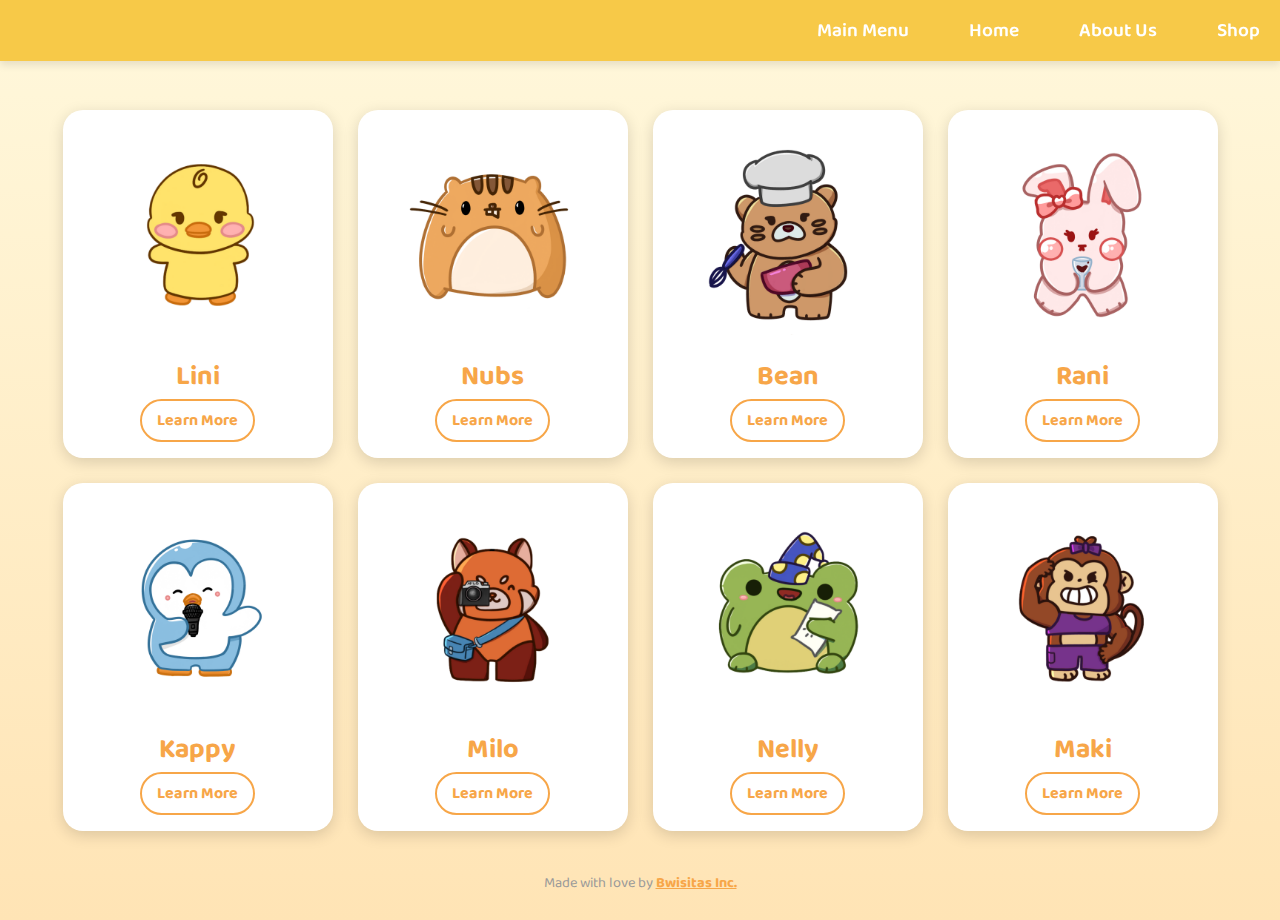
<file: index.html>
<!DOCTYPE html>
<html lang="en">
<head>
    <meta charset="UTF-8">
    <meta name="viewport" content="width=device-width, initial-scale=1.0">
    <title>Home - LINIVERSE</title>
    <link href="https://fonts.googleapis.com/css2?family=Baloo+2:wght@400;500&family=Le+Petit+Cochon&display=swap" rel="stylesheet">
    <link rel="stylesheet" href="css/index.css">
</head>
<body>

    <div class="nav-bar">
        <button class="menu-toggle">☰</button>
        <ul>
            <li><a href="mainmenu.html">Main Menu</a></li>
            <li><a href="index.html">Home</a></li>
            <li><a href="about.html">About Us</a></li>
            <li><a href="shop.html">Shop</a></li>
        </ul>
    </div>

    <div class="characters">
        <div class="character-card">
            <img src="img/lini.png" alt="Lini">
            <h3>Lini</h3>
            <a href="lini.html">Learn More</a>
        </div>

        <div class="character-card">
            <img src="img/nubs.png" alt="Nubs">
            <h3>Nubs</h3>
            <a href="nubs.html">Learn More</a>
        </div>

        <div class="character-card">
            <img src="img/bean.png" alt="Bean">
            <h3>Bean</h3>
            <a href="bean.html">Learn More</a>
        </div>

        <div class="character-card">
            <img src="img/rani.png" alt="Rani">
            <h3>Rani</h3>
            <a href="rani.html">Learn More</a>
        </div>

        <div class="character-card">
            <img src="img/kappy.png" alt="Kappy">
            <h3>Kappy</h3>
            <a href="kappy.html">Learn More</a>
        </div>

        <div class="character-card">
            <img src="img/milo.png" alt="Milo">
            <h3>Milo</h3>
            <a href="milo.html">Learn More</a>
        </div>

        <div class="character-card">
            <img src="img/nelly.png" alt="Nelly">
            <h3>Nelly</h3>
            <a href="nelly.html">Learn More</a>
        </div>

        <div class="character-card">
            <img src="img/maki.png" alt="Maki">
            <h3>Maki</h3>
            <a href="maki.html">Learn More</a>
        </div>
    </div>

    <div class="footer">
        <p>Made with love by <a href="https://www.instagram.com/lun3er_?utm_source=ig_web_button_share_sheet&igsh=ZDNlZDc0MzIxNw==">Bwisitas Inc.</a></p>
    </div>

    <script>document.querySelector(".menu-toggle").addEventListener("click", function () {
            document.querySelector(".nav-bar ul").classList.toggle("show");
        });</script>

    <script src="https://static.app/js/static.js" type="text/javascript"></script>
</body>
</html>
</file>
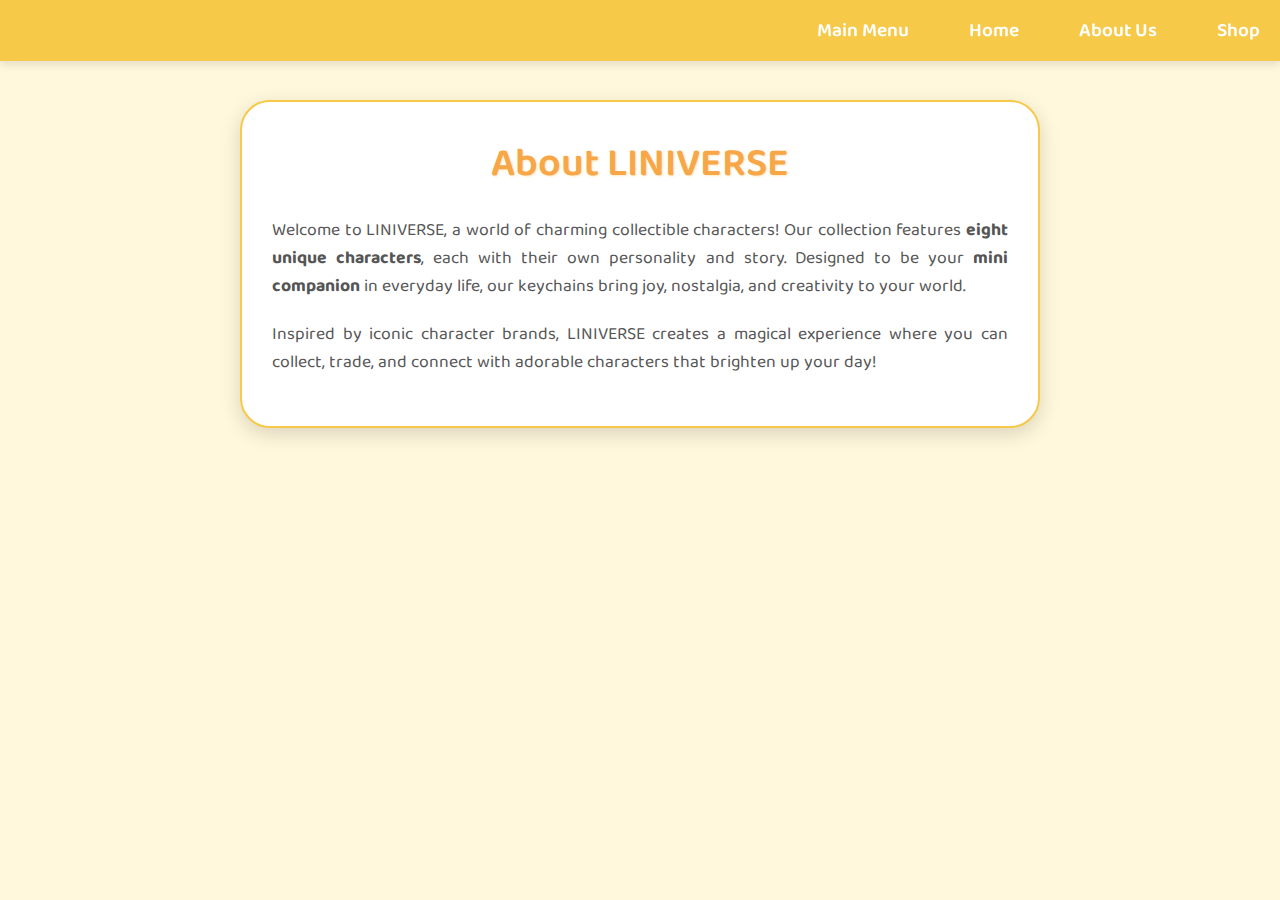
<file: about.html>
<!DOCTYPE html>
<html lang="en">
<head>
    <meta charset="UTF-8">
    <meta name="viewport" content="width=device-width, initial-scale=1.0">
    <title>About Us - LINIVERSE</title>
    <!-- Google Fonts -->
    <link href="https://fonts.googleapis.com/css2?family=Baloo+2:wght@400;600&display=swap" rel="stylesheet">
    <link rel="stylesheet" href="css/about.css">
</head>
<body>

    <!-- Navigation Bar -->
    <nav class="nav-bar">
        <button class="menu-toggle">☰</button>
        <ul>
            <li><a href="mainmenu.html">Main Menu</a></li>
            <li><a href="index.html">Home</a></li>
            <li><a href="about.html">About Us</a></li>
            <li><a href="shop.html">Shop</a></li>
        </ul>
    </nav>

    <!-- About Section -->
    <div class="about-section">
        <h1>About LINIVERSE</h1>
        <p>Welcome to LINIVERSE, a world of charming collectible characters! Our collection features <strong>eight unique characters</strong>, each with their own personality and story. Designed to be your <strong>mini companion</strong> in everyday life, our keychains bring joy, nostalgia, and creativity to your world.</p>
        <p>Inspired by iconic character brands, LINIVERSE creates a magical experience where you can collect, trade, and connect with adorable characters that brighten up your day!</p>
    </div>

    <script>document.querySelector(".menu-toggle").addEventListener("click", function () {
            document.querySelector(".nav-bar ul").classList.toggle("show");
        });</script>

</body>
</html>
</file>
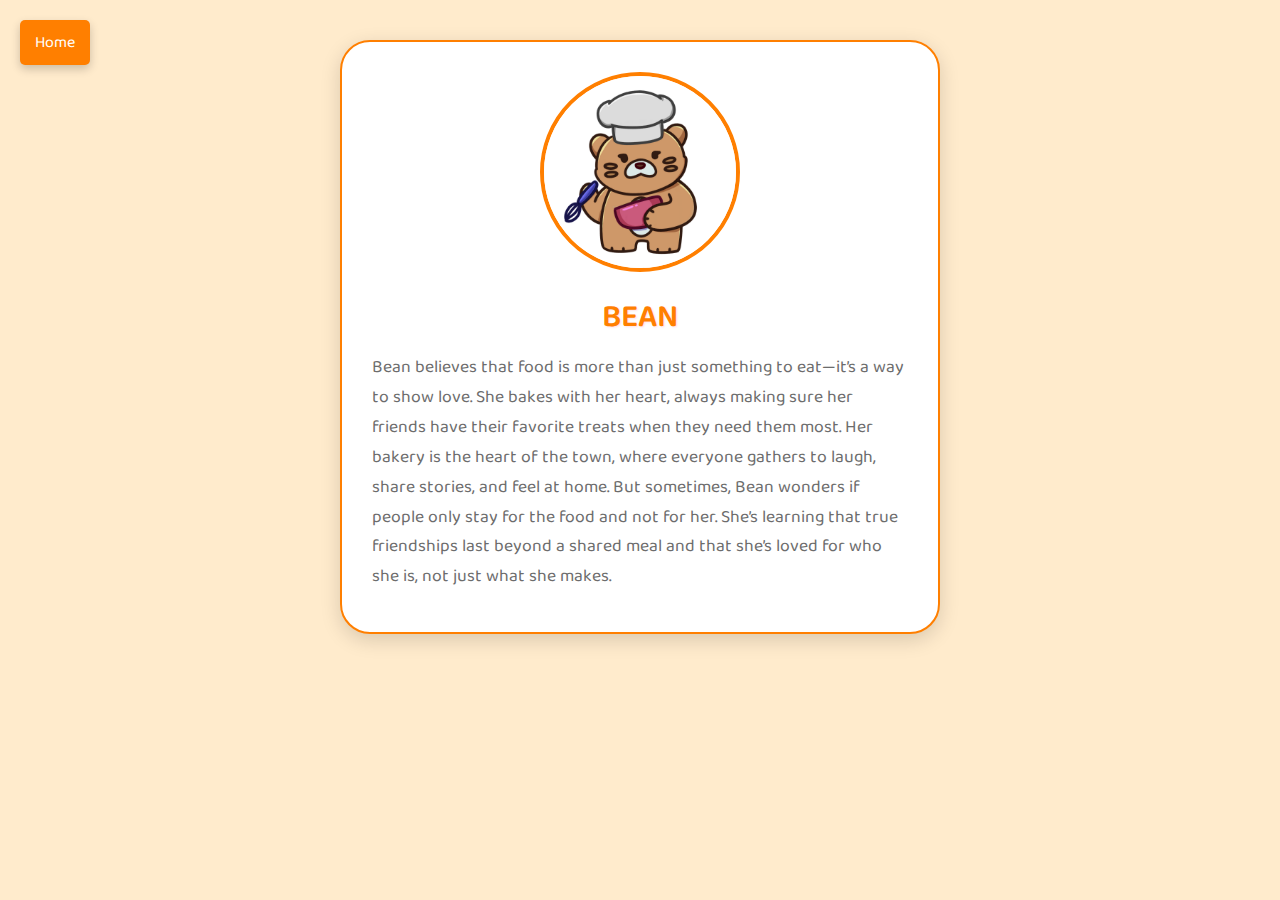
<file: bean.html>
<!DOCTYPE html>
<html lang="en">
<head>
    <meta charset="UTF-8">
    <meta name="viewport" content="width=device-width, initial-scale=1.0">
    <title>Bean</title>
    <!-- Adding a cuter font (Baloo 2) -->
    <link href="https://fonts.googleapis.com/css2?family=Baloo+2:wght@400;600&display=swap" rel="stylesheet">
    <link rel="stylesheet" href="css/bean.css">
</head>

<body>
    <button class="menu-button" onclick="window.location.href='index.html'">Home</button>

    <div class="character-card">
        <img src="img/bean.png" alt="Bean">
        <h3>BEAN</h3>
        <div class="backstory">
            <p>Bean believes that food is more than just something to eat—it’s a way to show love. She bakes with her heart, always making sure her friends have their favorite treats when they need them most. Her bakery is the heart of the town, where everyone gathers to laugh, share stories, and feel at home. But sometimes, Bean wonders if people only stay for the food and not for her. She’s learning that true friendships last beyond a shared meal and that she’s loved for who she is, not just what she makes.</p>
        </div>
    </div>
</body>
</html>
</file>
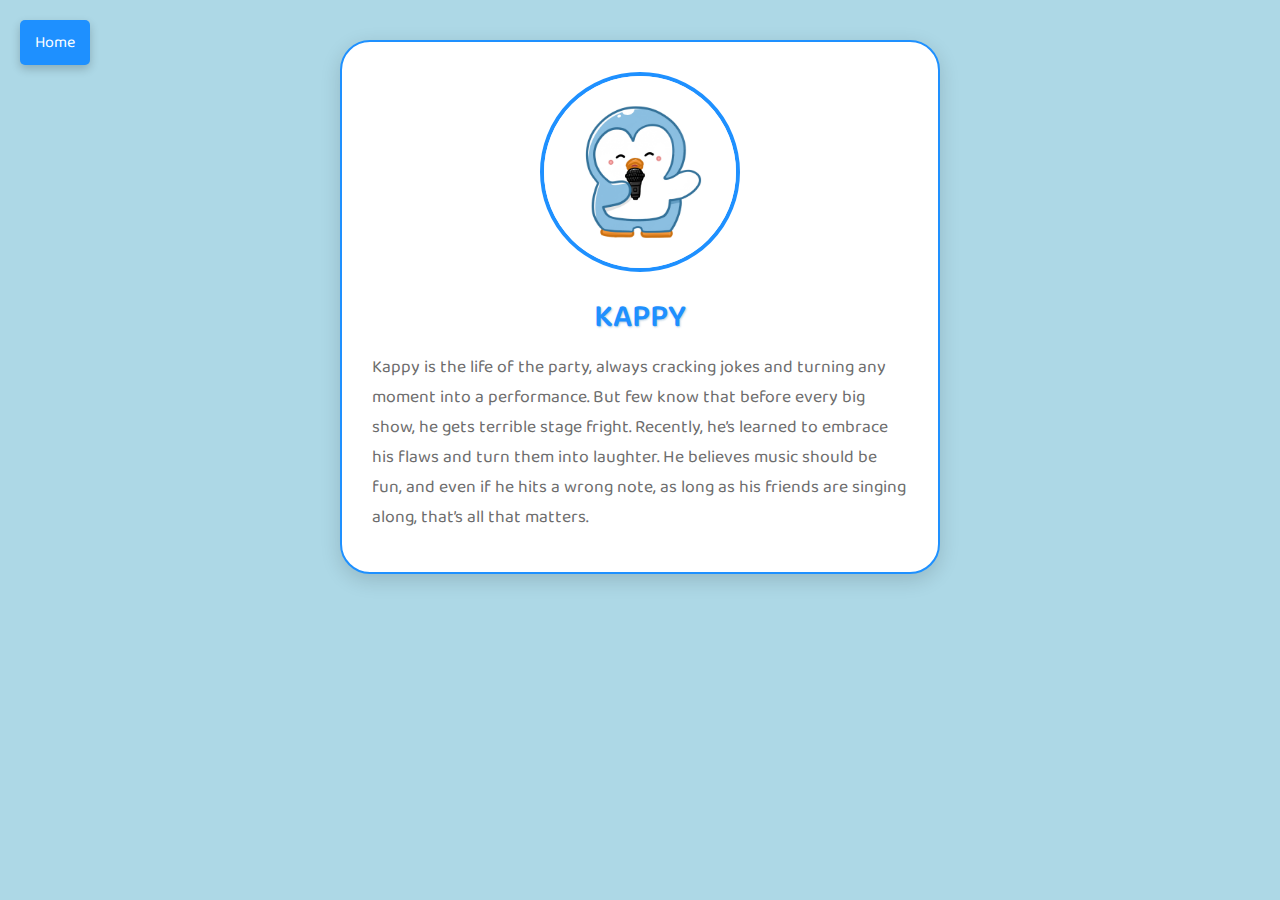
<file: kappy.html>
<!DOCTYPE html>
<html lang="en">
<head>
    <meta charset="UTF-8">
    <meta name="viewport" content="width=device-width, initial-scale=1.0">
    <title>Kappy</title>
    <!-- Adding a cuter font (Baloo 2) -->
    <link href="https://fonts.googleapis.com/css2?family=Baloo+2:wght@400;600&display=swap" rel="stylesheet">
    <link rel="stylesheet" href="css/kappy.css">
</head>

<body>
    <button class="menu-button" onclick="window.location.href='index.html'">Home</button>

    <div class="character-card">
        <img src="img/kappy.png" alt="kappy">
        <h3>KAPPY</h3>
        <div class="backstory">
            <p>Kappy is the life of the party, always cracking jokes and turning any moment into a performance. But few know that before every big show, he gets terrible stage fright. Recently, he’s learned to embrace his flaws and turn them into laughter. He believes music should be fun, and even if he hits a wrong note, as long as his friends are singing along, that’s all that matters.</p>
        </div>
    </div>
</body>
</html>
</file>
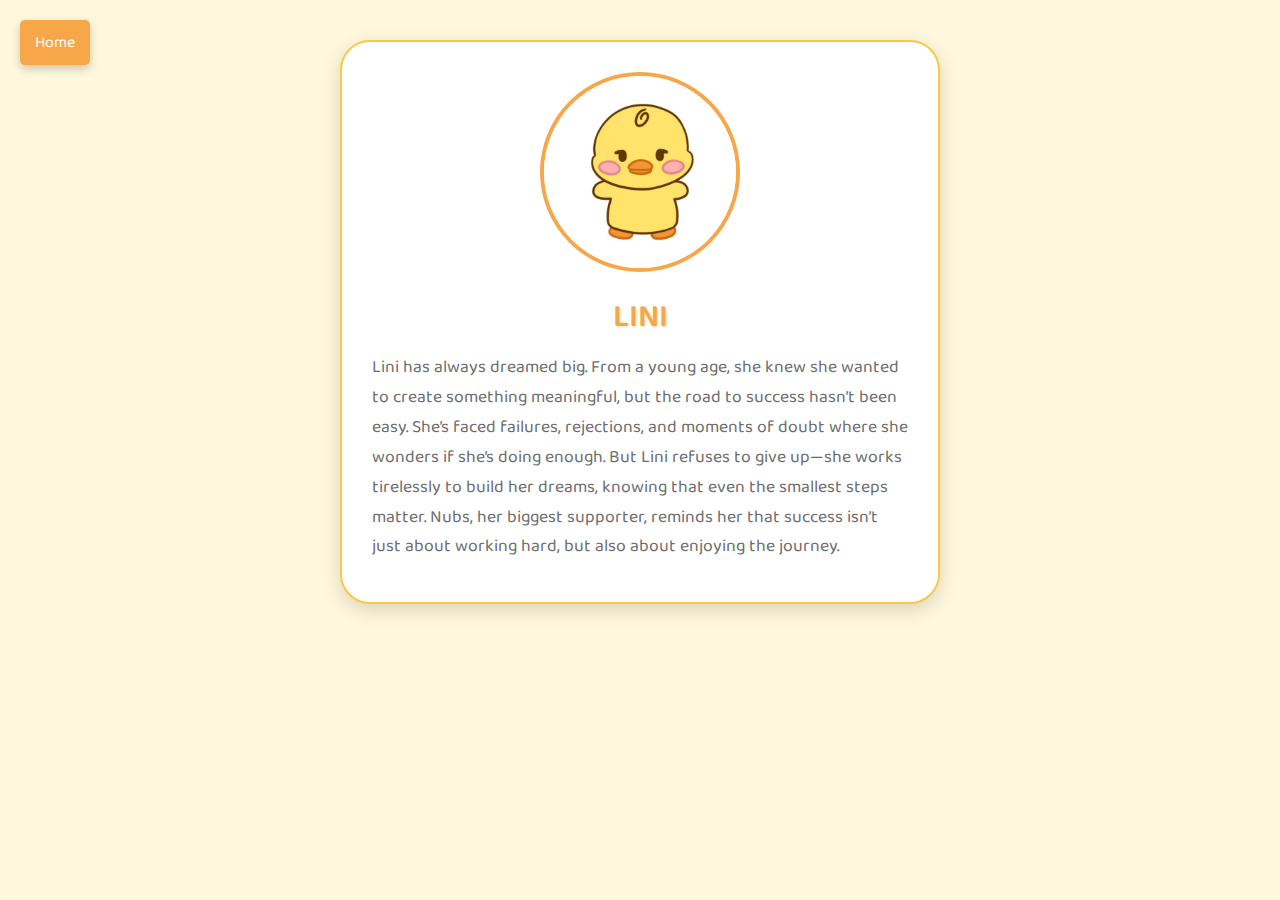
<file: lini.html>
<!DOCTYPE html>
<html lang="en">
<head>
    <meta charset="UTF-8">
    <meta name="viewport" content="width=device-width, initial-scale=1.0">
    <title>Lini</title>
    <!-- Adding a cuter font (Baloo 2) -->
    <link href="https://fonts.googleapis.com/css2?family=Baloo+2:wght@400;600&display=swap" rel="stylesheet">
    <link rel="stylesheet" href="css/lini.css">
</head>
<body>

    <button class="menu-button" onclick="window.location.href='index.html'">Home</button>

    <div class="character-card">
        <img src="img/lini.png" alt="Lini">
        <h3>LINI</h3>
        <div class="backstory">
            <p>Lini has always dreamed big. From a young age, she knew she wanted to create something meaningful, but the road to success hasn’t been easy. She’s faced failures, rejections, and moments of doubt where she wonders if she’s doing enough. But Lini refuses to give up—she works tirelessly to build her dreams, knowing that even the smallest steps matter. Nubs, her biggest supporter, reminds her that success isn’t just about working hard, but also about enjoying the journey.</p>
        </div>
    </div>
    </div>

</body>
</html>
</file>
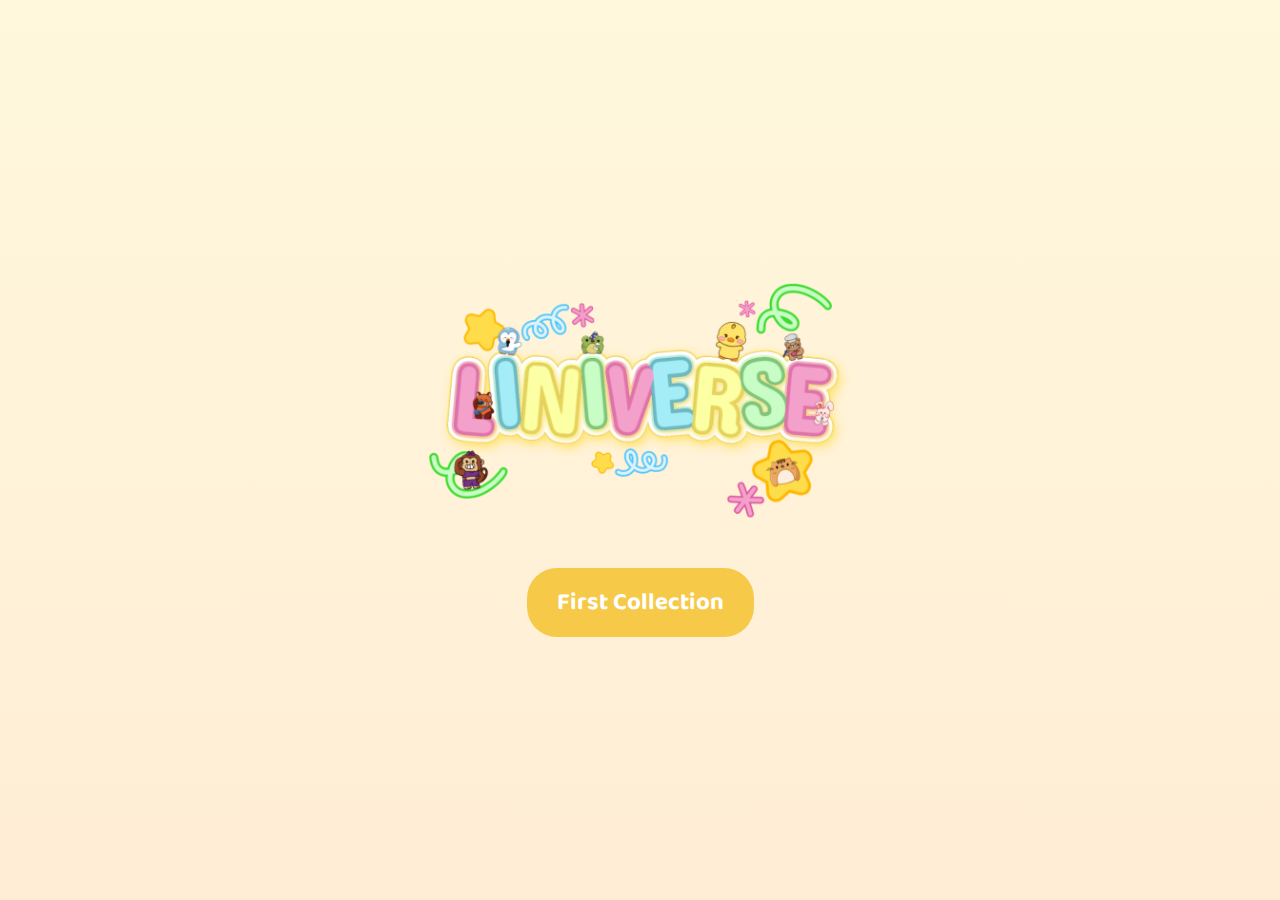
<file: mainmenu.html>
<!DOCTYPE html>
<html lang="en">
<head>
    <meta charset="UTF-8">
    <meta name="viewport" content="width=device-width, initial-scale=1.0">
    <title>Welcome to Liniverse</title>
    <link href="https://fonts.googleapis.com/css2?family=Baloo+2:wght@400;500&family=Le+Petit+Cochon&display=swap" rel="stylesheet">
    <link rel="stylesheet" href="css/mainmenu.css">
</head>
<body>

    <img src="img/liniverse.png" alt="Liniverse Logo" class="logo">

    <a href="index.html" class="start-button">First Collection</a>

</body>
</html>
</file>
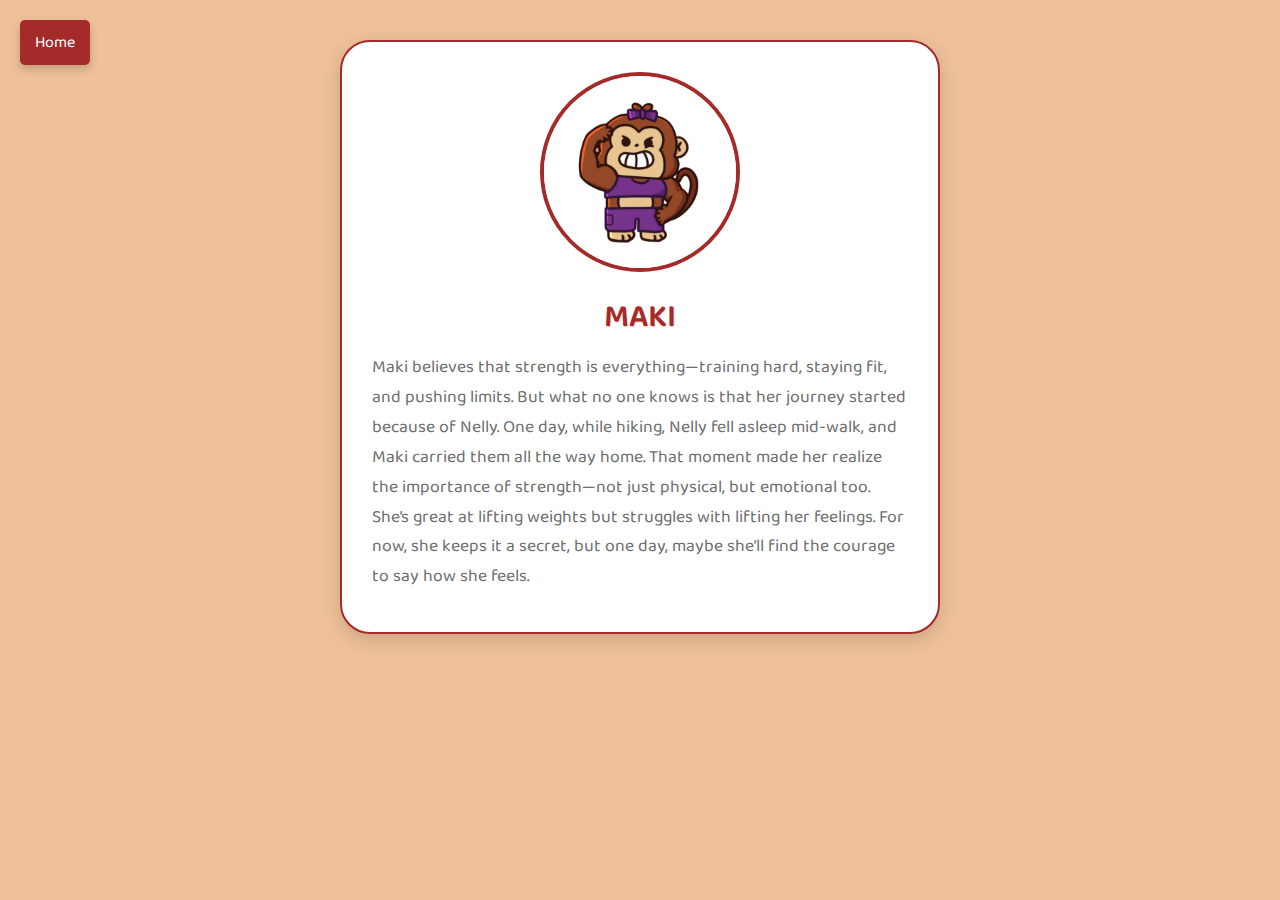
<file: maki.html>
<!DOCTYPE html>
<html lang="en">
<head>
    <meta charset="UTF-8">
    <meta name="viewport" content="width=device-width, initial-scale=1.0">
    <title>Maki</title>
    <!-- Adding a cuter font (Baloo 2) -->
    <link href="https://fonts.googleapis.com/css2?family=Baloo+2:wght@400;600&display=swap" rel="stylesheet">
    <link rel="stylesheet" href="css/maki.css">
</head>

<body>
    <button class="menu-button" onclick="window.location.href='index.html'">Home</button>

    <div class="character-card">
        <img src="img/maki.png" alt="Maki">
        <h3>MAKI</h3>
        <div class="backstory">
            <p>Maki believes that strength is everything—training hard, staying fit, and pushing limits. But what no one knows is that her journey started because of Nelly. One day, while hiking, Nelly fell asleep mid-walk, and Maki carried them all the way home. That moment made her realize the importance of strength—not just physical, but emotional too. She’s great at lifting weights but struggles with lifting her feelings. For now, she keeps it a secret, but one day, maybe she’ll find the courage to say how she feels.</p>
        </div>
    </div>
</body>
</html>
</file>
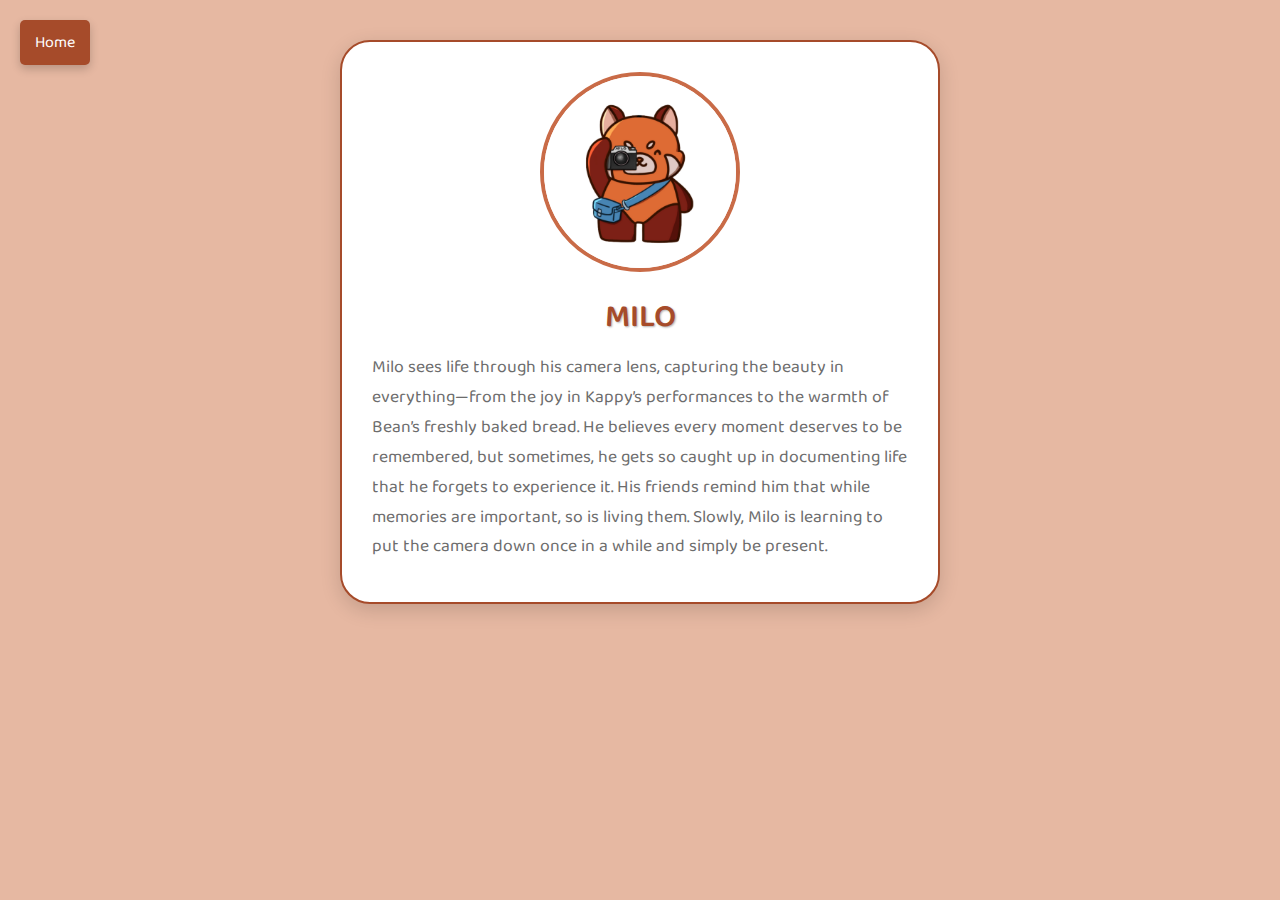
<file: milo.html>
<!DOCTYPE html>
<html lang="en">
<head>
    <meta charset="UTF-8">
    <meta name="viewport" content="width=device-width, initial-scale=1.0">
    <title>Milo</title>
    <!-- Adding a cuter font (Baloo 2) -->
    <link href="https://fonts.googleapis.com/css2?family=Baloo+2:wght@400;600&display=swap" rel="stylesheet">
    <link rel="stylesheet" href="css/milo.css">
</head>

<body>
    <button class="menu-button" onclick="window.location.href='index.html'">Home</button>

    <div class="character-card">
        <img src="img/milo.png" alt="Milo">
        <h3>MILO</h3>
        <div class="backstory">
            <p>Milo sees life through his camera lens, capturing the beauty in everything—from the joy in Kappy’s performances to the warmth of Bean’s freshly baked bread. He believes every moment deserves to be remembered, but sometimes, he gets so caught up in documenting life that he forgets to experience it. His friends remind him that while memories are important, so is living them. Slowly, Milo is learning to put the camera down once in a while and simply be present.</p>
        </div>
    </div>
</body>
</html>
</file>
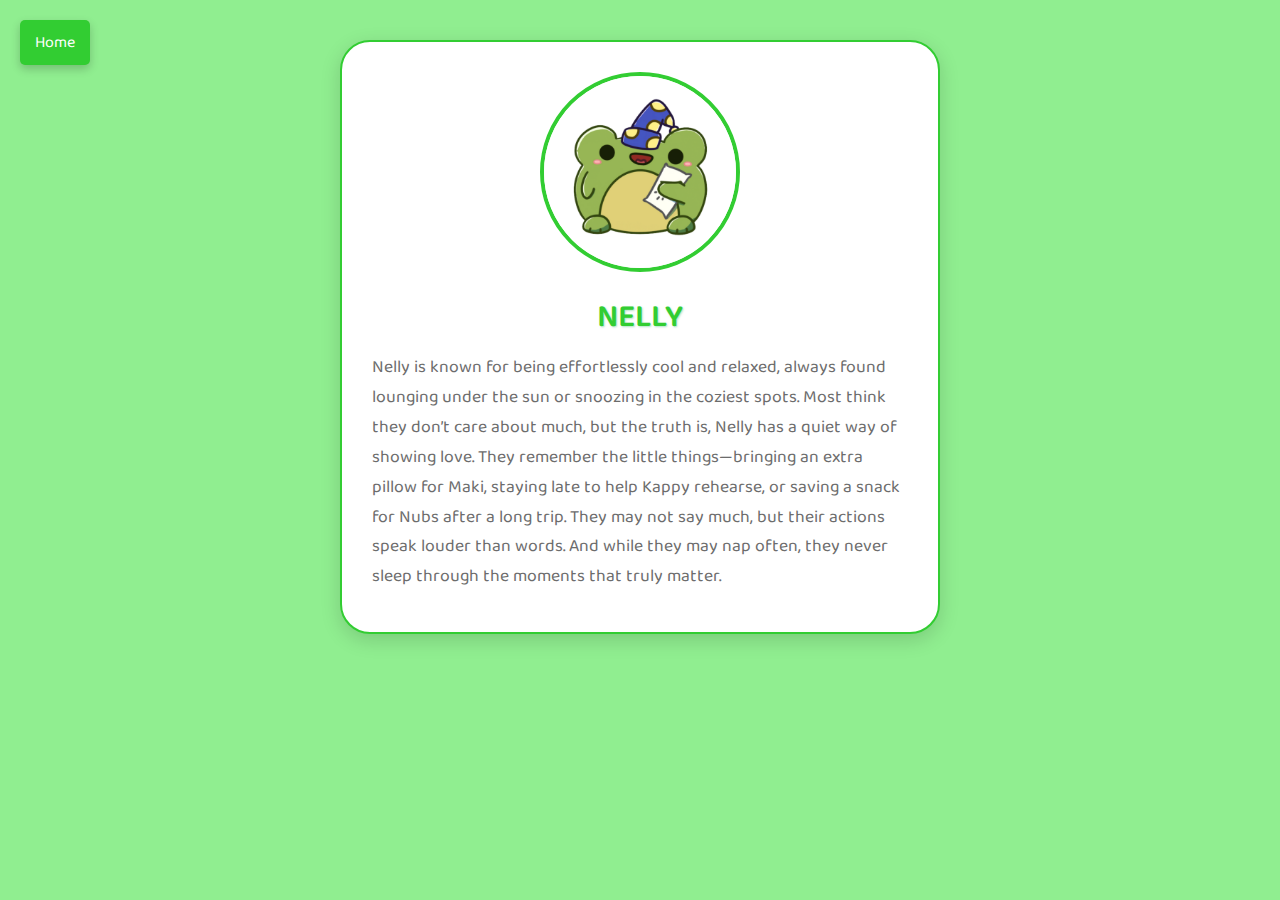
<file: nelly.html>
<!DOCTYPE html>
<html lang="en">
<head>
    <meta charset="UTF-8">
    <meta name="viewport" content="width=device-width, initial-scale=1.0">
    <title>Nelly</title>
    <!-- Adding a cuter font (Baloo 2) -->
    <link href="https://fonts.googleapis.com/css2?family=Baloo+2:wght@400;600&display=swap" rel="stylesheet">
    <link rel="stylesheet" href="css/nelly.css">
</head>

<body>
    <button class="menu-button" onclick="window.location.href='index.html'">Home</button>

    <div class="character-card">
        <img src="img/nelly.png" alt="Nelly">
        <h3>NELLY</h3>
        <div class="backstory">
            <p>Nelly is known for being effortlessly cool and relaxed, always found lounging under the sun or snoozing in the coziest spots. Most think they don’t care about much, but the truth is, Nelly has a quiet way of showing love. They remember the little things—bringing an extra pillow for Maki, staying late to help Kappy rehearse, or saving a snack for Nubs after a long trip. They may not say much, but their actions speak louder than words. And while they may nap often, they never sleep through the moments that truly matter.</p>
        </div>
    </div>
</body>
</html>
</file>
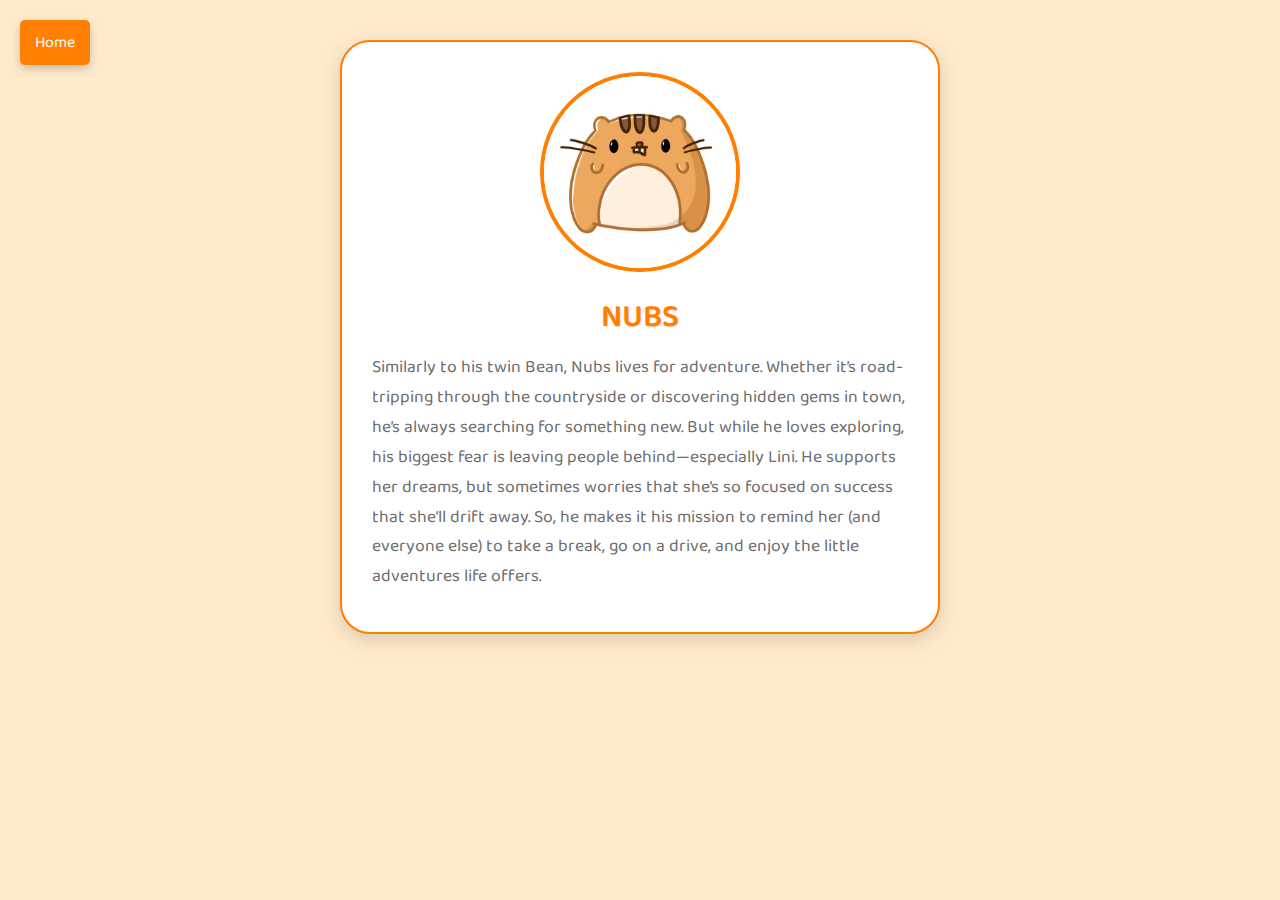
<file: nubs.html>
<!DOCTYPE html>
<html lang="en">
<head>
    <meta charset="UTF-8">
    <meta name="viewport" content="width=device-width, initial-scale=1.0">
    <title>Nubs</title>
    <!-- Adding a cuter font (Baloo 2) -->
    <link href="https://fonts.googleapis.com/css2?family=Baloo+2:wght@400;600&display=swap" rel="stylesheet">
    <link rel="stylesheet" href="css/nubs.css">
</head>

<body>
    <button class="menu-button" onclick="window.location.href='index.html'">Home</button>

    <div class="character-card">
        <img src="img/nubs.png" alt="nubs">
        <h3>NUBS</h3>
        <div class="backstory">
            <p>Similarly to his twin Bean, Nubs lives for adventure. Whether it’s road-tripping through the countryside or discovering hidden gems in town, he’s always searching for something new. But while he loves exploring, his biggest fear is leaving people behind—especially Lini. He supports her dreams, but sometimes worries that she’s so focused on success that she’ll drift away. So, he makes it his mission to remind her (and everyone else) to take a break, go on a drive, and enjoy the little adventures life offers.</p>
        </div>
    </div>
</body>
</html>
</file>
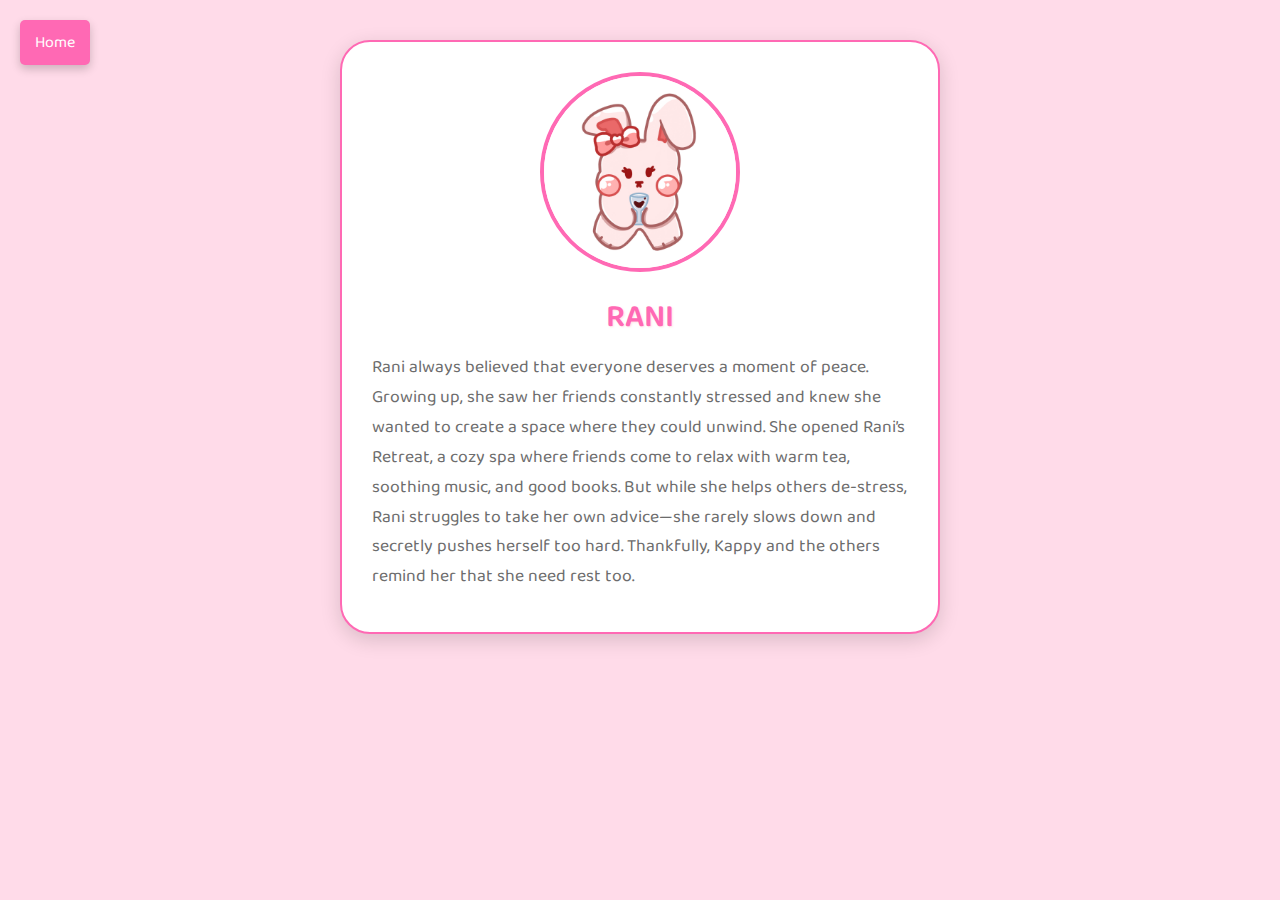
<file: rani.html>
<!DOCTYPE html>
<html lang="en">
<head>
    <meta charset="UTF-8">
    <meta name="viewport" content="width=device-width, initial-scale=1.0">
    <title>Rani</title>
    <!-- Adding a cuter font (Baloo 2) -->
    <link href="https://fonts.googleapis.com/css2?family=Baloo+2:wght@400;600&display=swap" rel="stylesheet">
    <link rel="stylesheet" href="css/rani.css">
</head>

<body>
    <button class="menu-button" onclick="window.location.href='index.html'">Home</button>

    <div class="character-card">
        <img src="img/rani.png" alt="Rani">
        <h3>RANI</h3>
        <div class="backstory">
            <p>Rani always believed that everyone deserves a moment of peace. Growing up, she saw her friends constantly stressed and knew she wanted to create a space where they could unwind. She opened Rani’s Retreat, a cozy spa where friends come to relax with warm tea, soothing music, and good books. But while she helps others de-stress, Rani struggles to take her own advice—she rarely slows down and secretly pushes herself too hard. Thankfully, Kappy and the others remind her that she need rest too.</p>
        </div>
    </div>
</body>
</html>
</file>
<file: css/index.css>
@font-face {
    font-family: 'Le Petit Cochon';
    src: url('Petit Cochon.ttf') format('truetype');
}

body {
    font-family: 'Baloo 2', sans-serif;
    background: linear-gradient(180deg, #fff8dc, #ffe4b5);
    color: #333;
    padding: 10px;
    text-align: center;
    margin: 0;
    position: relative;
    overflow-x: hidden;
}

/* Navigation Bar */
.nav-bar {
    width: 100%;
    position: fixed;
    top: 0;
    left: 0;
    background-color: #f7c948;
    padding: 15px 0;
    box-shadow: 0 4px 8px rgba(0, 0, 0, 0.1);
    display: flex;
    justify-content: right;
    z-index: 1000;
}

.menu-toggle {
    display: none;
    font-size: 2rem;
    background: none;
    border: none;
    color: white;
    cursor: pointer;
    position: absolute;
    left: 15px;
    top: 10px;
}

.nav-bar ul {
    display: flex;
    gap: 20px;
    padding: 0;
    margin: 0;
    list-style: none;
}

    .nav-bar ul li {
        display: inline;
    }

        .nav-bar ul li a {
            text-decoration: none;
            font-size: 1.2rem;
            font-weight: 600;
            color: #fff;
            padding: 10px 20px;
            transition: all 0.3s ease;
            border-radius: 10px;
        }

            .nav-bar ul li a:hover {
                background-color: #d97706;
            }

/* Character Section */
.characters {
    display: flex;
    flex-wrap: wrap;
    justify-content: center;
    gap: 25px;
    margin-top: 100px;
}

.character-card {
    background-color: #fff;
    border-radius: 20px;
    padding: 25px;
    box-shadow: 0 4px 15px rgba(0, 0, 0, 0.15);
    width: 220px;
    text-align: center;
    transition: transform 0.3s ease-in-out, box-shadow 0.3s ease-in-out;
    font-weight: 500;
    position: relative;
}

    .character-card:hover {
        transform: translateY(-10px) scale(1.05);
        box-shadow: 0 8px 20px rgba(0, 0, 0, 0.25);
    }

    .character-card img {
        width: 100%;
        max-width: 200px;
        border-radius: 10px;
        margin-bottom: -15px;
        transition: transform 0.3s ease-in-out;
    }

    .character-card:hover img {
        transform: scale(1.1);
        filter: drop-shadow(0 0 10px rgba(255, 223, 136, 0.6));
    }

    .character-card h3 {
        font-size: 1.7rem;
        color: #f7a648;
        margin-bottom: 10px;
        font-weight: bold;
    }

    .character-card a {
        color: #f7a648;
        text-decoration: none;
        font-weight: bold;
        border: 2px solid #f7a648;
        padding: 7px 15px;
        border-radius: 25px;
        transition: all 0.2s ease-in-out;
    }

        .character-card a:hover {
            background-color: #f7a648;
            color: #fff;
            text-decoration: none;
            transform: scale(1.1);
        }

/* Footer */
.footer {
    font-size: 0.9rem;
    color: #999;
    margin-top: 40px;
    text-align: center;
}

    .footer a {
        color: #f7a648;
        font-weight: bold;
    }

/* Responsive Navbar */
@media (max-width: 768px) {
    .menu-toggle {
        display: block;
    }

    .nav-bar ul {
        display: none;
        flex-direction: column;
        align-items: center;
        background: #f7c948;
        position: absolute;
        width: 100%;
        left: 0;
        top: 50px;
        padding: 10px 0;
    }

        .nav-bar ul.show {
            display: flex;
        }

    .character-card {
        width: 180px;
    }

        .character-card img {
            max-width: 160px;
        }

    h1 {
        font-size: 5rem;
    }
}
</file>
<file: css/mainmenu.css>
@font-face {
    font-family: 'Le Petit Cochon';
    src: url('Petit Cochon.ttf') format('truetype');
}

body {
    background: linear-gradient(180deg, #fff8dc, #ffedd5);
    text-align: center;
    margin: 0;
    padding: 0;
    display: flex;
    flex-direction: column;
    justify-content: center;
    align-items: center;
    height: 100vh;
    font-family: 'Baloo 2', sans-serif;
    overflow: hidden;
    position: relative;
}

/* Floating Background Elements */
.floating {
    position: absolute;
    animation: floatAnimation 6s ease-in-out infinite;
    opacity: 0.8;
}

.cloud {
    width: 120px;
    top: 10%;
    left: 10%;
    animation-duration: 8s;
}

.star {
    width: 50px;
    top: 60%;
    right: 20%;
    animation-duration: 5s;
}

@keyframes floatAnimation {
    0% {
        transform: translateY(0px);
    }

    50% {
        transform: translateY(15px);
    }

    100% {
        transform: translateY(0px);
    }
}

/* Logo Animation */
.logo {
    width: 80%;
    max-width: 500px;
    animation: fadeIn 1.5s ease-out;
}

@keyframes fadeIn {
    from {
        opacity: 0;
        transform: scale(0.9);
    }

    to {
        opacity: 1;
        transform: scale(1);
    }
}

/* Title */
h1 {
    font-family: 'Le Petit Cochon', cursive;
    font-size: 7rem;
    color: #f7c948;
    text-shadow: -2px -2px 0 black, 2px -2px 0 black, -2px 2px 0 black, 2px 2px 0 black;
    margin-bottom: 15px;
    font-weight: 600;
}

/* Button */
.start-button {
    background-color: #f7c948;
    color: white;
    font-size: 1.5rem;
    font-weight: bold;
    padding: 15px 30px;
    border: none;
    border-radius: 30px;
    cursor: pointer;
    margin-top: 20px;
    transition: 0.3s ease-in-out;
    text-decoration: none;
    display: inline-block;
}

    .start-button:hover {
        background-color: #f7a648;
        transform: scale(1.1);
        box-shadow: 0px 6px 12px rgba(0, 0, 0, 0.3);
    }
</file>
<file: css/about.css>
/* General Reset */
* {
    margin: 0;
    padding: 0;
    box-sizing: border-box;
}

body {
    font-family: 'Baloo 2', cursive, sans-serif;
    background-color: #fff8dc;
    color: #333;
    text-align: center;
}

/* Navigation Bar */
.nav-bar {
    width: 100%;
    position: fixed;
    top: 0;
    left: 0;
    background-color: #f7c948;
    padding: 15px 0;
    box-shadow: 0 4px 8px rgba(0, 0, 0, 0.1);
    display: flex;
    justify-content: right;
    align-items: center;
    z-index: 1000;
}

.menu-toggle {
    display: none;
    font-size: 2rem;
    background: none;
    border: none;
    color: white;
    cursor: pointer;
    position: absolute;
    left: 15px;
    top: 10px;
}

.nav-bar ul {
    display: flex;
    gap: 20px;
    padding: 0;
    margin: 0;
    list-style: none;
}

    .nav-bar ul li {
        display: inline;
    }

        .nav-bar ul li a {
            text-decoration: none;
            font-size: 1.2rem;
            font-weight: 600;
            color: #fff;
            padding: 10px 20px;
            transition: all 0.3s ease;
            border-radius: 10px;
        }

            .nav-bar ul li a:hover {
                background-color: #d97706;
            }

/* About Section */
.about-section {
    background-color: #fff;
    border-radius: 30px;
    padding: 30px;
    max-width: 800px;
    margin: 100px auto 20px; /* Adjusted margin to prevent overlap with navbar */
    box-shadow: 0 6px 20px rgba(0, 0, 0, 0.15);
    transition: transform 0.3s ease, box-shadow 0.3s ease;
    border: 2px solid #f7c948;
}

    .about-section:hover {
        transform: translateY(-8px);
        box-shadow: 0 6px 20px rgba(0, 0, 0, 0.25);
    }

    .about-section h1 {
        font-size: 2.5rem;
        color: #f7a648;
        margin-bottom: 20px;
        font-weight: 600;
        text-shadow: 1px 1px 2px rgba(255, 200, 100, 0.4);
    }

    .about-section p {
        font-size: 1.1rem;
        color: #555;
        margin-bottom: 20px;
        text-align: justify;
    }

/* Responsive Navbar */
@media (max-width: 768px) {
    .menu-toggle {
        display: block;
    }

    .nav-bar ul {
        display: none;
        flex-direction: column;
        align-items: center;
        background: #f7c948;
        position: absolute;
        width: 100%;
        left: 0;
        top: 50px;
        padding: 10px 0;
    }

        .nav-bar ul.show {
            display: flex;
        }
}
</file>
<file: css/bean.css>
/* General Reset */
* {
    margin: 0;
    padding: 0;
    box-sizing: border-box;
}

body {
    font-family: 'Baloo 2', cursive, sans-serif; /* Apply the cuter font here */
    background-color: #ffebcc; /* Light orange background */
    color: #333;
    padding: 20px;
    text-align: center;
}

.menu-button {
    position: absolute;
    font-family: 'Baloo 2', cursive, sans-serif; /* Apply the cuter font here */
    top: 20px;
    left: 20px;
    background-color: #ff7f00;
    color: white;
    border: none;
    border-radius: 5px;
    padding: 10px 15px;
    font-size: 1rem;
    cursor: pointer;
    box-shadow: 0 4px 10px rgba(0, 0, 0, 0.2);
    transition: background-color 0.3s ease, transform 0.2s ease;
}

    .menu-button:hover {
        transform: scale(1.1);
    }

.character-card {
    background-color: #fff;
    border-radius: 30px;
    padding: 30px;
    max-width: 600px;
    margin: 20px auto;
    box-shadow: 0 6px 20px rgba(0, 0, 0, 0.15);
    transition: transform 0.3s ease, box-shadow 0.3s ease;
    border: 2px solid #ff7f00; /* Orange border */
}

    .character-card:hover {
        transform: translateY(-8px);
        box-shadow: 0 6px 20px rgba(0, 0, 0, 0.25);
    }

    .character-card img {
        width: 100%;
        max-width: 200px;
        border-radius: 50%;
        margin: 0 auto 20px;
        display: block;
        border: 4px solid #ff7f00; /* Orange border for image */
    }

    .character-card h3 {
        font-size: 2rem;
        color: #ff7f00; /* Orange text for title */
        margin-bottom: 10px;
        font-weight: 600;
        text-shadow: 1px 1px 2px rgba(255, 182, 193, 0.4); /* Light pink shadow */
    }

    .character-card p {
        font-size: 1.1rem;
        color: #555;
        margin-bottom: 20px;
    }

.backstory {
    font-size: 1.1rem;
    color: #444;
    line-height: 1.7;
    text-align: left;
}

    .backstory h4 {
        font-size: 1.4rem;
        color: #ff7f00; /* Orange color for subheadings */
        margin-bottom: 15px;
        text-decoration: underline;
    }

    .backstory p {
        margin-bottom: 10px;
        color: #6c6c6c;
    }

/* Cute Border and Decorations */
.character-card::before {
    content: '';
    position: absolute;
    top: -12px;
    left: 50%;
    transform: translateX(-50%);
    width: 60px;
    height: 6px;
    background-color: #ff7f00; /* Orange background for the decoration */
    border-radius: 10px;
}

.character-card::after {
    position: absolute;
    bottom: -18px;
    left: 50%;
    transform: translateX(-50%);
    font-size: 24px;
}
</file>
<file: css/kappy.css>
/* General Reset */
* {
    margin: 0;
    padding: 0;
    box-sizing: border-box;
}

body {
    font-family: 'Baloo 2', cursive, sans-serif; /* Apply the cuter font here */
    background-color: #add8e6; /* Light blue background */
    color: #333;
    padding: 20px;
    text-align: center;
}

.menu-button {
    position: absolute;
    font-family: 'Baloo 2', cursive, sans-serif; /* Apply the cuter font here */
    top: 20px;
    left: 20px;
    background-color: #1e90ff;
    color: white;
    border: none;
    border-radius: 5px;
    padding: 10px 15px;
    font-size: 1rem;
    cursor: pointer;
    box-shadow: 0 4px 10px rgba(0, 0, 0, 0.2);
    transition: background-color 0.3s ease, transform 0.2s ease;
}

    .menu-button:hover {
        transform: scale(1.1);
    }

.character-card {
    background-color: #fff;
    border-radius: 30px;
    padding: 30px;
    max-width: 600px;
    margin: 20px auto;
    box-shadow: 0 6px 20px rgba(0, 0, 0, 0.15);
    transition: transform 0.3s ease, box-shadow 0.3s ease;
    border: 2px solid #1e90ff; /* blue border */
}

    .character-card:hover {
        transform: translateY(-8px);
        box-shadow: 0 6px 20px rgba(0, 0, 0, 0.25);
    }

    .character-card img {
        width: 100%;
        max-width: 200px;
        border-radius: 50%;
        margin: 0 auto 20px;
        display: block;
        border: 4px solid #1e90ff; /* blue border for image */
    }

    .character-card h3 {
        font-size: 2rem;
        color: #1e90ff; /* blue text for title */
        margin-bottom: 10px;
        font-weight: 600;
        text-shadow: 1px 1px 2px rgba(70, 130, 180, 0.4); /* Light blue shadow */
    }

    .character-card p {
        font-size: 1.1rem;
        color: #555;
        margin-bottom: 20px;
    }

.backstory {
    font-size: 1.1rem;
    color: #444;
    line-height: 1.7;
    text-align: left;
}

    .backstory h4 {
        font-size: 1.4rem;
        color: #1e90ff; /* blue color for subheadings */
        margin-bottom: 15px;
        text-decoration: underline;
    }

    .backstory p {
        margin-bottom: 10px;
        color: #6c6c6c;
    }

/* Cute Border and Decorations */
.character-card::before {
    content: '';
    position: absolute;
    top: -12px;
    left: 50%;
    transform: translateX(-50%);
    width: 60px;
    height: 6px;
    background-color: #1e90ff; /* blue background for the decoration */
    border-radius: 10px;
}

.character-card::after {
    position: absolute;
    bottom: -18px;
    left: 50%;
    transform: translateX(-50%);
    font-size: 24px;
}
</file>
<file: css/lini.css>
/* General Reset */
* {
    margin: 0;
    padding: 0;
    box-sizing: border-box;
}

body {
    font-family: 'Baloo 2', cursive, sans-serif; /* Apply the cuter font here */
    background-color: #fff8dc;
    color: #333;
    padding: 20px;
    text-align: center;
}

.menu-button {
    position: absolute;
    font-family: 'Baloo 2', cursive, sans-serif; /* Apply the cuter font here */
    top: 20px;
    left: 20px;
    background-color: #f7a648;
    color: white;
    border: none;
    border-radius: 5px;
    padding: 10px 15px;
    font-size: 1rem;
    cursor: pointer;
    box-shadow: 0 4px 10px rgba(0, 0, 0, 0.2);
    transition: background-color 0.3s ease, transform 0.2s ease;
}

    .menu-button:hover {
        transform: scale(1.1);
    }

.character-card {
    background-color: #fff;
    border-radius: 30px;
    padding: 30px;
    max-width: 600px;
    margin: 20px auto;
    box-shadow: 0 6px 20px rgba(0, 0, 0, 0.15);
    transition: transform 0.3s ease, box-shadow 0.3s ease;
    border: 2px solid #f7c948;
}

    .character-card:hover {
        transform: translateY(-8px);
        box-shadow: 0 6px 20px rgba(0, 0, 0, 0.25);
    }

    .character-card img {
        width: 100%;
        max-width: 200px;
        border-radius: 50%;
        margin: 0 auto 20px;
        display: block;
        border: 4px solid #f7a648;
    }

    .character-card h3 {
        font-size: 2rem;
        color: #f7a648;
        margin-bottom: 10px;
        font-weight: 600;
        text-shadow: 1px 1px 2px rgba(255, 200, 100, 0.4);
    }

    .character-card p {
        font-size: 1.1rem;
        color: #555;
        margin-bottom: 20px;
    }

.backstory {
    font-size: 1.1rem;
    color: #444;
    line-height: 1.7;
    text-align: left;
}

    .backstory h4 {
        font-size: 1.4rem;
        color: #f7a648;
        margin-bottom: 15px;
        text-decoration: underline;
    }

    .backstory p {
        margin-bottom: 10px;
        color: #6c6c6c;
    }

/* Cute Border and Decorations */
.character-card::before {
    content: '';
    position: absolute;
    top: -12px;
    left: 50%;
    transform: translateX(-50%);
    width: 60px;
    height: 6px;
    background-color: #f7c948;
    border-radius: 10px;
}

.character-card::after {
    position: absolute;
    bottom: -18px;
    left: 50%;
    transform: translateX(-50%);
    font-size: 24px;
}
</file>
<file: css/maki.css>
/* General Reset */
* {
    margin: 0;
    padding: 0;
    box-sizing: border-box;
}

body {
    font-family: 'Baloo 2', cursive, sans-serif; /* Apply the cuter font here */
    background-color: #eec199; /* Light brown background */
    color: #333;
    padding: 20px;
    text-align: center;
}

.menu-button {
    position: absolute;
    font-family: 'Baloo 2', cursive, sans-serif; /* Apply the cuter font here */
    top: 20px;
    left: 20px;
    background-color: #a52a2a;
    color: white;
    border: none;
    border-radius: 5px;
    padding: 10px 15px;
    font-size: 1rem;
    cursor: pointer;
    box-shadow: 0 4px 10px rgba(0, 0, 0, 0.2);
    transition: background-color 0.3s ease, transform 0.2s ease;
}

    .menu-button:hover {
        transform: scale(1.1);
    }

.character-card {
    background-color: #fff;
    border-radius: 30px;
    padding: 30px;
    max-width: 600px;
    margin: 20px auto;
    box-shadow: 0 6px 20px rgba(0, 0, 0, 0.15);
    transition: transform 0.3s ease, box-shadow 0.3s ease;
    border: 2px solid #a52a2a; /* brown border */
}

    .character-card:hover {
        transform: translateY(-8px);
        box-shadow: 0 6px 20px rgba(0, 0, 0, 0.25);
    }

    .character-card img {
        width: 100%;
        max-width: 200px;
        border-radius: 50%;
        margin: 0 auto 20px;
        display: block;
        border: 4px solid #a52a2a; /* brown border for image */
    }

    .character-card h3 {
        font-size: 2rem;
        color: #a52a2a; /* brown text for title */
        margin-bottom: 10px;
        font-weight: 600;
        text-shadow: 1px 1px 2px rgba(210, 180, 140, 0.4); /* Light brown shadow */
    }

    .character-card p {
        font-size: 1.1rem;
        color: #555;
        margin-bottom: 20px;
    }

.backstory {
    font-size: 1.1rem;
    color: #444;
    line-height: 1.7;
    text-align: left;
}

    .backstory h4 {
        font-size: 1.4rem;
        color: #a52a2a; /* brown color for subheadings */
        margin-bottom: 15px;
        text-decoration: underline;
    }

    .backstory p {
        margin-bottom: 10px;
        color: #6c6c6c;
    }

/* Cute Border and Decorations */
.character-card::before {
    content: '';
    position: absolute;
    top: -12px;
    left: 50%;
    transform: translateX(-50%);
    width: 60px;
    height: 6px;
    background-color: #a52a2a; /* brown background for the decoration */
    border-radius: 10px;
}

.character-card::after {
    position: absolute;
    bottom: -18px;
    left: 50%;
    transform: translateX(-50%);
    font-size: 24px;
}
</file>
<file: css/milo.css>
/* General Reset */
* {
    margin: 0;
    padding: 0;
    box-sizing: border-box;
}

body {
    font-family: 'Baloo 2', cursive, sans-serif; /* Apply the cuter font here */
    background-color: #e6b8a2; /* Light orange background */
    color: #333;
    padding: 20px;
    text-align: center;
}

.menu-button {
    position: absolute;
    font-family: 'Baloo 2', cursive, sans-serif; /* Apply the cuter font here */
    top: 20px;
    left: 20px;
    background-color: #a64b2a;
    color: white;
    border: none;
    border-radius: 5px;
    padding: 10px 15px;
    font-size: 1rem;
    cursor: pointer;
    box-shadow: 0 4px 10px rgba(0, 0, 0, 0.2);
    transition: background-color 0.3s ease, transform 0.2s ease;
}

    .menu-button:hover {
        transform: scale(1.1);
    }

.character-card {
    background-color: #ffffff;
    border-radius: 30px;
    padding: 30px;
    max-width: 600px;
    margin: 20px auto;
    box-shadow: 0 6px 20px rgba(0, 0, 0, 0.15);
    transition: transform 0.3s ease, box-shadow 0.3s ease;
    border: 2px solid #a64b2a; /* Orange border */
}

    .character-card:hover {
        transform: translateY(-8px);
        box-shadow: 0 6px 20px rgba(0, 0, 0, 0.25);
    }

    .character-card img {
        width: 100%;
        max-width: 200px;
        border-radius: 50%;
        margin: 0 auto 20px;
        display: block;
        border: 4px solid #c96b47; /* Orange border for image */
    }

    .character-card h3 {
        font-size: 2rem;
        color: #a64b2a; /* Orange text for title */
        margin-bottom: 10px;
        font-weight: 600;
        text-shadow: 1px 1px 2px rgba(0, 0, 0, 0.3); /* Subtle black shadow for contrast */
    }

    .character-card p {
        font-size: 1.1rem;
        color: #5c3c28;
        margin-bottom: 20px;
    }

.backstory {
    font-size: 1.1rem;
    color: #5c3c28;
    line-height: 1.7;
    text-align: left;
}

    .backstory h4 {
        font-size: 1.4rem;
        color: #a64b2a; /* Orange color for subheadings */
        margin-bottom: 15px;
        text-decoration: underline;
    }

    .backstory p {
        margin-bottom: 10px;
        color: #6c6c6c;
    }

/* Cute Border and Decorations */
.character-card::before {
    content: '';
    position: absolute;
    top: -12px;
    left: 50%;
    transform: translateX(-50%);
    width: 60px;
    height: 6px;
    background-color: #a52a2a; /* Orange background for the decoration */
    border-radius: 10px;
}

.character-card::after {
    position: absolute;
    bottom: -18px;
    left: 50%;
    transform: translateX(-50%);
    font-size: 24px;
}
</file>
<file: css/nelly.css>
/* General Reset */
* {
    margin: 0;
    padding: 0;
    box-sizing: border-box;
}

body {
    font-family: 'Baloo 2', cursive, sans-serif; /* Apply the cuter font here */
    background-color: #90ee90; /* Light green background */
    color: #333;
    padding: 20px;
    text-align: center;
}

.menu-button {
    position: absolute;
    font-family: 'Baloo 2', cursive, sans-serif; /* Apply the cuter font here */
    top: 20px;
    left: 20px;
    background-color: #32cd32;
    color: white;
    border: none;
    border-radius: 5px;
    padding: 10px 15px;
    font-size: 1rem;
    cursor: pointer;
    box-shadow: 0 4px 10px rgba(0, 0, 0, 0.2);
    transition: background-color 0.3s ease, transform 0.2s ease;
}

    .menu-button:hover {
        transform: scale(1.1);
    }

.character-card {
    background-color: #fff;
    border-radius: 30px;
    padding: 30px;
    max-width: 600px;
    margin: 20px auto;
    box-shadow: 0 6px 20px rgba(0, 0, 0, 0.15);
    transition: transform 0.3s ease, box-shadow 0.3s ease;
    border: 2px solid #32cd32; /* green border */
}

    .character-card:hover {
        transform: translateY(-8px);
        box-shadow: 0 6px 20px rgba(0, 0, 0, 0.25);
    }

    .character-card img {
        width: 100%;
        max-width: 200px;
        border-radius: 50%;
        margin: 0 auto 20px;
        display: block;
        border: 4px solid #32cd32; /* green border for image */
    }

    .character-card h3 {
        font-size: 2rem;
        color: #32cd32; /* green text for title */
        margin-bottom: 10px;
        font-weight: 600;
        text-shadow: 1px 1px 2px rgba(60, 179, 113, 0.4); /* Light green shadow */
    }

    .character-card p {
        font-size: 1.1rem;
        color: #555;
        margin-bottom: 20px;
    }

.backstory {
    font-size: 1.1rem;
    color: #444;
    line-height: 1.7;
    text-align: left;
}

    .backstory h4 {
        font-size: 1.4rem;
        color: #32cd32; /* green color for subheadings */
        margin-bottom: 15px;
        text-decoration: underline;
    }

    .backstory p {
        margin-bottom: 10px;
        color: #6c6c6c;
    }

/* Cute Border and Decorations */
.character-card::before {
    content: '';
    position: absolute;
    top: -12px;
    left: 50%;
    transform: translateX(-50%);
    width: 60px;
    height: 6px;
    background-color: #32cd32; /* green background for the decoration */
    border-radius: 10px;
}

.character-card::after {
    position: absolute;
    bottom: -18px;
    left: 50%;
    transform: translateX(-50%);
    font-size: 24px;
}
</file>
<file: css/nubs.css>
/* General Reset */
* {
    margin: 0;
    padding: 0;
    box-sizing: border-box;
}

body {
    font-family: 'Baloo 2', cursive, sans-serif; /* Apply the cuter font here */
    background-color: #ffebcc; /* Light orange background */
    color: #333;
    padding: 20px;
    text-align: center;
}

.menu-button {
    position: absolute;
    font-family: 'Baloo 2', cursive, sans-serif; /* Apply the cuter font here */
    top: 20px;
    left: 20px;
    background-color: #ff7f00;
    color: white;
    border: none;
    border-radius: 5px;
    padding: 10px 15px;
    font-size: 1rem;
    cursor: pointer;
    box-shadow: 0 4px 10px rgba(0, 0, 0, 0.2);
    transition: background-color 0.3s ease, transform 0.2s ease;
}

    .menu-button:hover {
        transform: scale(1.1);
    }

.character-card {
    background-color: #fff;
    border-radius: 30px;
    padding: 30px;
    max-width: 600px;
    margin: 20px auto;
    box-shadow: 0 6px 20px rgba(0, 0, 0, 0.15);
    transition: transform 0.3s ease, box-shadow 0.3s ease;
    border: 2px solid #ff7f00; /* Orange border */
}

    .character-card:hover {
        transform: translateY(-8px);
        box-shadow: 0 6px 20px rgba(0, 0, 0, 0.25);
    }

    .character-card img {
        width: 100%;
        max-width: 200px;
        border-radius: 50%;
        margin: 0 auto 20px;
        display: block;
        border: 4px solid #ff7f00; /* Orange border for image */
    }

    .character-card h3 {
        font-size: 2rem;
        color: #ff7f00; /* Orange text for title */
        margin-bottom: 10px;
        font-weight: 600;
        text-shadow: 1px 1px 2px rgba(255, 182, 193, 0.4); /* Light pink shadow */
    }

    .character-card p {
        font-size: 1.1rem;
        color: #555;
        margin-bottom: 20px;
    }

.backstory {
    font-size: 1.1rem;
    color: #444;
    line-height: 1.7;
    text-align: left;
}

    .backstory h4 {
        font-size: 1.4rem;
        color: #ff7f00; /* Orange color for subheadings */
        margin-bottom: 15px;
        text-decoration: underline;
    }

    .backstory p {
        margin-bottom: 10px;
        color: #6c6c6c;
    }

/* Cute Border and Decorations */
.character-card::before {
    content: '';
    position: absolute;
    top: -12px;
    left: 50%;
    transform: translateX(-50%);
    width: 60px;
    height: 6px;
    background-color: #ff7f00; /* Orange background for the decoration */
    border-radius: 10px;
}

.character-card::after {
    position: absolute;
    bottom: -18px;
    left: 50%;
    transform: translateX(-50%);
    font-size: 24px;
}
</file>
<file: css/rani.css>
/* General Reset */
* {
    margin: 0;
    padding: 0;
    box-sizing: border-box;
}

body {
    font-family: 'Baloo 2', cursive, sans-serif; /* Apply the cuter font here */
    background-color: #ffdbe9; /* Light pink background */
    color: #333;
    padding: 20px;
    text-align: center;
}

.menu-button {
    position: absolute;
    font-family: 'Baloo 2', cursive, sans-serif; /* Apply the cuter font here */
    top: 20px;
    left: 20px;
    background-color: #ff69b4;
    color: white;
    border: none;
    border-radius: 5px;
    padding: 10px 15px;
    font-size: 1rem;
    cursor: pointer;
    box-shadow: 0 4px 10px rgba(0, 0, 0, 0.2);
    transition: background-color 0.3s ease, transform 0.2s ease;
}

    .menu-button:hover {
        transform: scale(1.1);
    }

.character-card {
    background-color: #fff;
    border-radius: 30px;
    padding: 30px;
    max-width: 600px;
    margin: 20px auto;
    box-shadow: 0 6px 20px rgba(0, 0, 0, 0.15);
    transition: transform 0.3s ease, box-shadow 0.3s ease;
    border: 2px solid #ff69b4; /* Pink border */
}

    .character-card:hover {
        transform: translateY(-8px);
        box-shadow: 0 6px 20px rgba(0, 0, 0, 0.25);
    }

    .character-card img {
        width: 100%;
        max-width: 200px;
        border-radius: 50%;
        margin: 0 auto 20px;
        display: block;
        border: 4px solid #ff69b4; /* Pink border for image */
    }

    .character-card h3 {
        font-size: 2rem;
        color: #ff69b4; /* Pink text for title */
        margin-bottom: 10px;
        font-weight: 600;
        text-shadow: 1px 1px 2px rgba(255, 182, 193, 0.4); /* Light pink shadow */
    }

    .character-card p {
        font-size: 1.1rem;
        color: #555;
        margin-bottom: 20px;
    }

.backstory {
    font-size: 1.1rem;
    color: #444;
    line-height: 1.7;
    text-align: left;
}

    .backstory h4 {
        font-size: 1.4rem;
        color: #ff69b4; /* Pink color for subheadings */
        margin-bottom: 15px;
        text-decoration: underline;
    }

    .backstory p {
        margin-bottom: 10px;
        color: #6c6c6c;
    }

/* Cute Border and Decorations */
.character-card::before {
    content: '';
    position: absolute;
    top: -12px;
    left: 50%;
    transform: translateX(-50%);
    width: 60px;
    height: 6px;
    background-color: #ff69b4; /* Pink background for the decoration */
    border-radius: 10px;
}

.character-card::after {
    position: absolute;
    bottom: -18px;
    left: 50%;
    transform: translateX(-50%);
    font-size: 24px;
}
</file>
